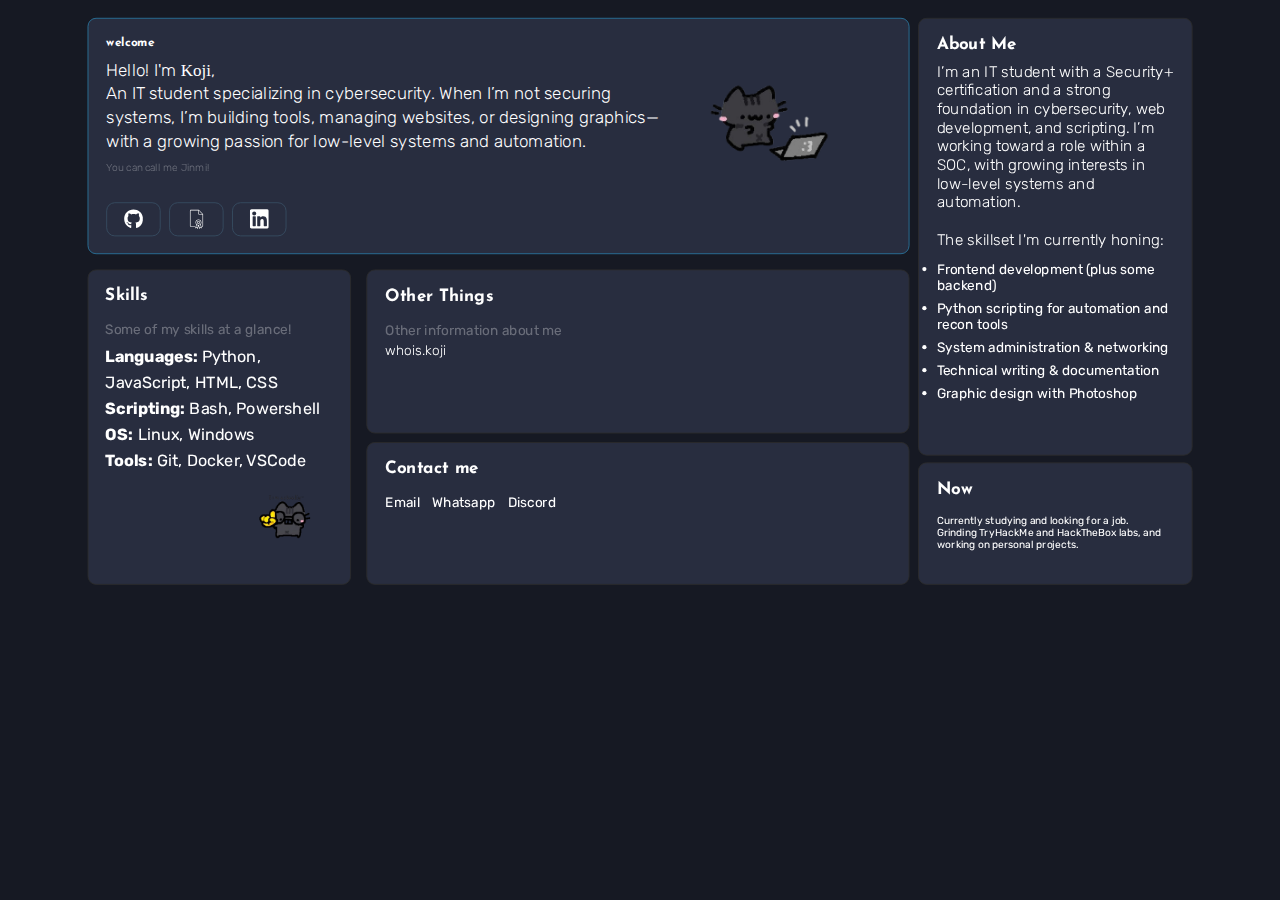
<file: index.html>
<!DOCTYPE html>
<html style="margin-bottom: 0; padding-bottom: 0;" lang="en">
<head>
    <meta charset="UTF-8">
    <meta name="viewport" content="width=device-width, initial-scale=1.0">
    <link rel="stylesheet" href="style.css">
    <link rel="preconnect" href="https://fonts.googleapis.com">
<link rel="preconnect" href="https://fonts.gstatic.com" crossorigin>
<link href="https://fonts.googleapis.com/css2?family=SUSE:wght@100..800&display=swap" rel="stylesheet">
    <link rel="preconnect" href="https://fonts.googleapis.com">
<link rel="preconnect" href="https://fonts.gstatic.com" crossorigin>
<link rel="preconnect" href="https://fonts.googleapis.com">
<link rel="preconnect" href="https://fonts.gstatic.com" crossorigin>
<link href="https://fonts.googleapis.com/css2?family=Rubik:wght@300..900&family=SUSE:wght@100..800&display=swap" rel="stylesheet">
<link href="https://fonts.googleapis.com/css2?family=Josefin+Sans:ital,wght@0,100..700;1,100..700&display=swap" rel="stylesheet">
    <link rel="preconnect" href="https://fonts.googleapis.com">
<link rel="preconnect" href="https://fonts.gstatic.com" crossorigin>
<link href="https://fonts.googleapis.com/css2?family=Poppins:ital,wght@0,100;0,200;0,300;0,400;0,500;0,600;0,700;0,800;0,900;1,100;1,200;1,300;1,400;1,500;1,600;1,700;1,800;1,900&display=swap" rel="stylesheet">
<link rel="stylesheet" href="mediaQuery.css">
    <title>Koji's Portfolio.</title>
</head>
<body>
    <header>
        <div class="mainGrid">
            <div class="div1">
                <div class="heroIntro">
                    <span class="text-container">
                        <h5>welcome</h5>
                    <p>
                        Hello! I'm <b>Koji</b>, <br>
                        An IT student specializing in cybersecurity. When I’m not securing systems, I’m building tools, managing websites, or designing graphics—with a growing passion for low-level systems and automation.
                    </p>
                    <h4 class="smol">You can call me Jinmi!</h4>

                    <div class="logoCon">
                        <a href="https://github.com/Jinmi-codes"><svg width="1.4em" xmlns="http://www.w3.org/2000/svg" viewBox="0 0 496 512"><!--!Font Awesome Free 6.6.0 by @fontawesome - https://fontawesome.com License - https://fontawesome.com/license/free Copyright 2024 Fonticons, Inc.--><path fill="#ffffff" d="M165.9 397.4c0 2-2.3 3.6-5.2 3.6-3.3 .3-5.6-1.3-5.6-3.6 0-2 2.3-3.6 5.2-3.6 3-.3 5.6 1.3 5.6 3.6zm-31.1-4.5c-.7 2 1.3 4.3 4.3 4.9 2.6 1 5.6 0 6.2-2s-1.3-4.3-4.3-5.2c-2.6-.7-5.5 .3-6.2 2.3zm44.2-1.7c-2.9 .7-4.9 2.6-4.6 4.9 .3 2 2.9 3.3 5.9 2.6 2.9-.7 4.9-2.6 4.6-4.6-.3-1.9-3-3.2-5.9-2.9zM244.8 8C106.1 8 0 113.3 0 252c0 110.9 69.8 205.8 169.5 239.2 12.8 2.3 17.3-5.6 17.3-12.1 0-6.2-.3-40.4-.3-61.4 0 0-70 15-84.7-29.8 0 0-11.4-29.1-27.8-36.6 0 0-22.9-15.7 1.6-15.4 0 0 24.9 2 38.6 25.8 21.9 38.6 58.6 27.5 72.9 20.9 2.3-16 8.8-27.1 16-33.7-55.9-6.2-112.3-14.3-112.3-110.5 0-27.5 7.6-41.3 23.6-58.9-2.6-6.5-11.1-33.3 2.6-67.9 20.9-6.5 69 27 69 27 20-5.6 41.5-8.5 62.8-8.5s42.8 2.9 62.8 8.5c0 0 48.1-33.6 69-27 13.7 34.7 5.2 61.4 2.6 67.9 16 17.7 25.8 31.5 25.8 58.9 0 96.5-58.9 104.2-114.8 110.5 9.2 7.9 17 22.9 17 46.4 0 33.7-.3 75.4-.3 83.6 0 6.5 4.6 14.4 17.3 12.1C428.2 457.8 496 362.9 496 252 496 113.3 383.5 8 244.8 8zM97.2 352.9c-1.3 1-1 3.3 .7 5.2 1.6 1.6 3.9 2.3 5.2 1 1.3-1 1-3.3-.7-5.2-1.6-1.6-3.9-2.3-5.2-1zm-10.8-8.1c-.7 1.3 .3 2.9 2.3 3.9 1.6 1 3.6 .7 4.3-.7 .7-1.3-.3-2.9-2.3-3.9-2-.6-3.6-.3-4.3 .7zm32.4 35.6c-1.6 1.3-1 4.3 1.3 6.2 2.3 2.3 5.2 2.6 6.5 1 1.3-1.3 .7-4.3-1.3-6.2-2.2-2.3-5.2-2.6-6.5-1zm-11.4-14.7c-1.6 1-1.6 3.6 0 5.9 1.6 2.3 4.3 3.3 5.6 2.3 1.6-1.3 1.6-3.9 0-6.2-1.4-2.3-4-3.3-5.6-2z"></path> </svg></a>
                        <a href="./certpage/index.html">
                             <svg width="1.4em" fill="white" height="800px" version="1.1" id="Layer_1" xmlns="http://www.w3.org/2000/svg" xmlns:xlink="http://www.w3.org/1999/xlink" viewBox="0 0 64 64" enable-background="new 0 0 64 64" xml:space="preserve">
                       <g id="Certificate-file">
                           <path d="M54.1076508,14.717124c-0.0053024-0.0955-0.0237999-0.1876001-0.0559006-0.2779007
                               c-0.0102005-0.0284996-0.0171013-0.0567999-0.0298004-0.0840998c-0.0480995-0.1046-0.1090012-0.2038994-0.1932983-0.2884998
                               c0,0-3.4248009-3.4394999-6.8535004-6.8759999c-1.7139015-1.7188001-3.4297028-3.4356-4.7187996-4.7227001
                               c-0.9531021-0.9511001-1.5810013-1.5781001-2.0234032-1.9677001c-0.006897-0.0098-0.0136986-0.0186-0.0205002-0.0284
                               c-0.0009995-0.0019-0.0019989-0.0029-0.0029984-0.0048l-0.0078011,0.0058c-0.6213989-0.5415-0.8670006-0.6004-1.1478996-0.4306
                               l-26.0746994,0.0009c-1.7079992,0-3.0977001,1.3907001-3.0977001,3.0996001v50.5655022
                               c0,0.8661995,0.3369007,1.6805992,0.9522009,2.2967987c0.6053991,0.6026001,1.4413996,0.9482994,2.2928991,0.9482994h13.1513996
                               c0.5527,0,1-0.4473,1-1c0-0.5527992-0.4473-1-1-1H13.1264496c-0.3270998,0-0.6483994-0.1338005-0.8799-0.3633003
                               c-0.2323999-0.232399-0.3652-0.5536995-0.3652-0.8817978V3.1427238c0-0.6064,0.4922009-1.0996001,1.0977001-1.0996001
                               l25.4626007-0.0009c0.0377007,2.2823002-0.0049019,8.6077995-0.0485992,12.7186995
                               c-0.002903,0.2676001,0.1016006,0.5244007,0.2891006,0.7139006c0.1875,0.1904001,0.4442978,0.2967997,0.7108994,0.2967997
                               h12.7255974v38.0997009c0,0.2851028-0.1152,0.5634003-0.3173981,0.7656021
                               c-0.2041016,0.2040977-0.4756012,0.3163986-0.7645988,0.3163986h-0.455101c-0.5527,0-1,0.4472008-1,1c0,0.5527,0.4473,1,1,1
                               h0.455101c0.8241997,0,1.5985985-0.3213005,2.1796989-0.9033012c0.5732002-0.5732994,0.902298-1.3671989,0.902298-2.1786995
                               V14.7716236C54.1186485,14.7523241,54.1087494,14.7362242,54.1076508,14.717124z M40.4038506,13.7716236
                               C40.45755,8.5080242,40.4741516,5.380024,40.4585495,3.4992237c2.3398018,2.3340001,6.6297989,6.6346998,10.2538986,10.2723999
                               H40.4038506z"></path>
                           <path d="M46.4301491,49.4289246c-0.0370979-0.1273003-0.0993004-0.2401009-0.1764984-0.3384018
                               c1.4456978-1.7341003,2.3171997-3.9636993,2.3171997-6.3979988c0-5.5228004-4.4771996-10-10-10c-5.5228996,0-10,4.4771996-10,10
                               c0,2.5708008,0.9783993,4.9075012,2.5725002,6.6790009L27.7680492,60.942524
                               c-0.1103001,0.3779984,0.0117016,0.7862015,0.3116016,1.0419998c0.299799,0.2549019,0.7206993,0.3086014,1.0770988,0.1416016
                               l3.4014015-1.6162033l2.1376991,3.0996017c0.1884003,0.2734985,0.4980011,0.4326973,0.8232002,0.4326973
                               c0.0565987,0,0.1133003-0.0048981,0.169899-0.0146942c0.3848-0.0664024,0.6953011-0.3496017,0.7959023-0.7266045
                               l2.2945976-8.5613976l2.2943001,8.5613976c0.1006012,0.3760033,0.410202,0.6592026,0.7938995,0.7266045
                               c0.0577011,0.0097961,0.1152992,0.0146942,0.1719017,0.0146942c0.3241997,0,0.6319008-0.157299,0.8213005-0.4296989
                               l2.1436005-3.0839996l3.3993988,1.5996017c0.3554001,0.1660004,0.7753983,0.1102982,1.0760994-0.1455002
                               c0.2989006-0.2549019,0.4199982-0.6621017,0.3096008-1.0401001L46.4301491,49.4289246z M38.5708504,34.5973244
                               c4.4636993,0,8.0951996,3.6315002,8.0951996,8.0951996c0,4.4637985-3.6315002,8.0952988-8.0951996,8.0952988
                               c-4.4637985,0-8.0953007-3.6315002-8.0953007-8.0952988C30.4755497,38.2288246,34.1070518,34.5973244,38.5708504,34.5973244z
                                M35.1137505,60.692524l-1.3925018-2.0185013c-0.2792969-0.4043007-0.809597-0.5478973-1.2519989-0.3359985l-2.1571999,1.024498
                               l2.4841995-8.5150986c1.3003006,0.9225998,2.8286018,1.5391998,4.4862022,1.7528992L35.1137505,60.692524z M45.0913506,58.3586235
                               c-0.4424019-0.2080994-0.9687996-0.0654984-1.2471008,0.3348999l-1.3964996,2.0088005l-2.1875992-8.1632004
                               c1.6489983-0.2812004,3.1576996-0.9631996,4.4260979-1.9464989l2.5623016,8.781601L45.0913506,58.3586235z"></path>
                           <path d="M38.5708504,47.692524c2.7613983,0,5-2.2384987,5-5c0-2.7613983-2.2386017-5-5-5c-2.7614021,0-5,2.2386017-5,5
                               C33.5708504,45.4540253,35.8094482,47.692524,38.5708504,47.692524z M38.5708504,39.692524c1.6542015,0,3,1.3457985,3,3
                               c0,1.6543007-1.3457985,3-3,3c-1.6543007,0-3-1.3456993-3-3C35.5708504,41.0383224,36.9165497,39.692524,38.5708504,39.692524z"></path>
                       </g>
                       </svg></a>
                       <a href="https://www.linkedin.com/in/olaosoko-jinmi/"><svg height="103px" width="1.4em" version="1.1" id="Layer_1" xmlns="http://www.w3.org/2000/svg" xmlns:xlink="http://www.w3.org/1999/xlink" viewBox="0 0 382 382" xml:space="preserve" fill="#ffffff" stroke="#ffffff"><g id="SVGRepo_bgCarrier" stroke-width="0"></g><g id="SVGRepo_tracerCarrier" stroke-linecap="round" stroke-linejoin="round" stroke="#CCCCCC" stroke-width="2.292"></g><g id="SVGRepo_iconCarrier"> <path style="fill:#ffffff;" d="M347.445,0H34.555C15.471,0,0,15.471,0,34.555v312.889C0,366.529,15.471,382,34.555,382h312.889 C366.529,382,382,366.529,382,347.444V34.555C382,15.471,366.529,0,347.445,0z M118.207,329.844c0,5.554-4.502,10.056-10.056,10.056 H65.345c-5.554,0-10.056-4.502-10.056-10.056V150.403c0-5.554,4.502-10.056,10.056-10.056h42.806 c5.554,0,10.056,4.502,10.056,10.056V329.844z M86.748,123.432c-22.459,0-40.666-18.207-40.666-40.666S64.289,42.1,86.748,42.1 s40.666,18.207,40.666,40.666S109.208,123.432,86.748,123.432z M341.91,330.654c0,5.106-4.14,9.246-9.246,9.246H286.73 c-5.106,0-9.246-4.14-9.246-9.246v-84.168c0-12.556,3.683-55.021-32.813-55.021c-28.309,0-34.051,29.066-35.204,42.11v97.079 c0,5.106-4.139,9.246-9.246,9.246h-44.426c-5.106,0-9.246-4.14-9.246-9.246V149.593c0-5.106,4.14-9.246,9.246-9.246h44.426 c5.106,0,9.246,4.14,9.246,9.246v15.655c10.497-15.753,26.097-27.912,59.312-27.912c73.552,0,73.131,68.716,73.131,106.472 L341.91,330.654L341.91,330.654z"></path> </g></svg></a>
                        
                        
                    </div>
                    </span>
                 <img src="./Images/8K2BfUcl-removebg-preview.png" alt="nothing, sob">
                </div>
                
<div class="otherStuff">
    <h1 class="skills">Skills</h1>
    <p>Some of my skills at a glance!</p>

    <div class="skills-container">
        <div class="skills-text">
            <p><strong>Languages:</strong> <span class="lang">Python, JavaScript, HTML, CSS</span></p>
            <p><strong>Scripting:</strong> <span class="lang">Bash, Powershell</span></p>
            <p><strong>OS:</strong> <span class="lang">Linux, Windows</span></p>
            <p><strong>Tools:</strong> <span class="lang">Git, Docker, VSCode</span></p>
           <div style="display: flex; max-width: 100%; align-items: center; justify-content: flex-end;" ><img width="110px" src="./Images/ERRRM-removebg-preview.png" alt=""></div>
        </div>
    </div>
</div>



                <div class="duoGrid">
                    <div class="someProj">
                        <h1>Other Things</h1>
                        <p>Other information about me</p>
                        <a href="https://medium.com/@k0ji">whois.koji</a>
                    </div>

                    <div class="contact">
                        <h1>Contact me</h1>
                        <div class="contactLinks">
                            <a href="mailto:jinmiolaosoko@gmail.com">Email</a>
                            <a href="https://wa.link/rimeaz">Whatsapp</a>
                            <a href="https://discord.com/users/koji.idk">Discord</a>
                        </div>
                    </div>
                </div>
                
            </div>

            <div class="div2">
                <div class="about">
                    <h1>About Me</h1>
                    <p>
                       I’m an IT student with a Security+ certification and a strong foundation in cybersecurity, web development, and scripting. I’m working toward a role within a SOC, with growing interests in low-level systems and automation. <br><br>
                        The skillset I'm currently honing:
                    </p>

                    <p>
                        
                    </p>
                    <div>
                        <li>Frontend development (plus some backend)</li>
                        <li>Python scripting for automation and recon tools</li>
                        <li>System administration & networking</li>
                        <li>Technical writing & documentation</li>
                        <li>Graphic design with Photoshop</li>
                    </div>
                </div>
                <div class="present">
                    <h1>Now</h1>    
                    <p>
                        Currently studying and looking for a job. <br>
                        Grinding TryHackMe and HackTheBox labs, and working on personal projects. <br>
                    </p>
                </div>
            </div>
        </div>
    </header>
</body>
</html>
</file>
<file: style.css>
*{
    margin: 0;
    box-sizing: border-box;
    font-family: h;
     /* border: solid black 1px;  */
    color: white;
}

body{

    background-color: #161923;}


@media (min-width: 768px) {
  body {
    transform: scale(0.85);
    transform-origin: top left;
    width: 117.6471%;
  }

  html, body {
    overflow: hidden;
  }
}

p{
    font-family: "Rubik", sans-serif;
}

h1{
    font-family: "Josefin Sans", sans-serif;
}

h4{
    font-family: "Rubik", sans-serif;
    font-size: 12px;
    font-weight: 100;
   opacity: 30%;
}


.mainGrid {

    display: grid;
    grid-template-columns: 3fr 1fr;
    max-width: 1300px;
    grid-gap: 10px;

    max-height: 100%;
    margin: 0 auto;
    margin-top: 1.3em;

    
}

.div1 {
    display: grid;
    grid-template-columns: 1fr 1fr 1fr ;
    grid-template-rows: minmax(100px, auto);
    grid-gap: 18px;
}

.heroIntro{
    grid-column: 1/4;
    
    display: grid;
    grid-template-columns: 3fr 1fr;
    gap: 1em;
    background: #282D3F;
    border: solid  #2B79A2 1px;
    border-radius: 10px;
    
    padding: 1.3em;
    padding-right: 40px;
}

.heroIntro:hover{
    border: solid #384E63 1px ;
}

.heroIntro > img{
    max-width: 12em;
    border-radius: 50%;
}

.text-container{
    display: flex;
    flex-direction: column;
    gap: 10px;
    
}
.text-container > p{

    font-size: 20px;
    line-height: 28px;

    font-weight: 300;
    
}
.text-container > h5{
    font-family: "Josefin Sans", sans-serif;
    font-size: 14px;
}

.text-container > h4{
      margin-bottom: 2em;
}

.logoCon{
    max-width: fit-content;
  display: grid;
  grid-template-columns: repeat(3, 1fr);
  grid-gap: 10px;
}
.logoCon > a{
    border: solid #384E63 1px ;
    display: flex;
    width: 4em;
    height: 2.5em;
    text-align: center;
    align-items: center;
    justify-content: center;
    
    border-radius: 10px;

}

.logoCon > div{
    border: solid #384E63 1px ;
    display: flex;
    width: 4em;
    height: 2.5em;
    text-align: center;
    align-items: center;
    justify-content: center;
    
    border-radius: 10px;

}
.logoCon > svg{
    fill: white;
    
    
}

.otherStuff{
    border: solid #2C2C2C 1px;
    border-radius: 10px;
    padding: 1.3em;
    font-family: "Rubik", sans-serif;
    background: #282D3F;
}
.otherStuff {
    padding: 20px;
    max-width: 900px;
    margin: 0 auto;
    font-family: inherit;
}

.skills-container {
    display: flex;
    justify-content: space-between;
    align-items: flex-start;
    gap: 20px;
    flex-wrap: wrap;

}

.skills-text {
    flex: 1;
    
    min-width: 250px;
    font-size: 19px;
    line-height: 1.6;
    font-family: "Rubik", sans-serif;
}
.skills-text p strong{
        font-family: "Rubik", sans-serif;
}
.lang{
        font-family: "Rubik", sans-serif;
}
.skills-image {
    flex: 0 0 auto;
    width: 120px;
    text-align: right;
}

.skills-image img {
    max-width: 100%;
    height: auto;
}

@media (max-width: 600px) {
    .skills-container {
        flex-direction: column;
        align-items: center;
       
    }

    .skills-image {
        text-align: center;
        margin-top: 15px;
    }
}

.otherStuff > span{
    font-size: 20px;
    font-weight: 500;
    margin-bottom: 1em;
    padding-bottom: 5px;
}

.otherStuff:hover{
            border: solid #384E63 1px }

.someProj:hover{
    border: solid #384E63 1px ;
}

.contact:hover{
    border: solid #384E63 1px ;
}

.about:hover{
    border: solid #384E63 1px ;
}

.present:hover{
    border: solid #384E63 1px ;
}


.otherStuff > h1{
    font-size: 20px;
    margin-bottom: 1em;
}

.otherStuff >p{
    font-size: 16px;
    opacity: 30%;
    margin-bottom: 0.5em;
}

.linkList{
    list-style: none;
    font-family: "Rubik", sans-serif ;

}
.linkList > li{
    padding-top: 10px;
    padding-bottom: 10px;
}
.linkList > li >a{
    text-decoration: none;
    font-family: "Rubik", sans-serif ;
    font-size: 16px
}

.duoGrid{
    display: grid;
    grid-template-columns: 1fr;
    
    grid-gap: 10px;
}

.someProj{
    border: solid #2C2C2C 1px;
    border-radius: 10px;
    padding: 1.3em;
   
    background: #282D3F;
}

.someProj > h1{
    font-size: 20px;
    margin-bottom: 1em;
}
.someProj > a{
    text-decoration: none;
    font-size: 16px;
    font-family: "Rubik", sans-serif ;
    font-weight: 100;
}
.someProj > p{

    opacity: 30%;
    font-size: 16px;
    margin-bottom:  5px;
}

.contact{
    border: solid #2C2C2C 1px;
    border-radius: 10px;
    padding: 1.3em;
   
    background: #282D3F;
}

.contact > h1{
    font-size: 20px;
    margin-bottom: 1em;
}

.contactLinks >a{
    text-decoration: none;
    font-family: "Rubik", sans-serif ;
    font-size: 16px;
    margin-right: 10px;
}

.div2{
    display: grid;
    grid-template-columns: 1fr;
    grid-template-rows: auto;
    grid-row-gap: 0.5em;

}

.about{
    background: #282D3F;
    border: solid #2C2C2C 1px;
    border-radius: 10px;
    
    padding: 1.3em;


}

.about>h1{
    font-size: 20px;
    margin-bottom: 0.5em;
}

.about>h1~p{
    font-size: 18px;
    margin-bottom: 0.8em;
    font-weight: 200;
}

.about>div>li{
    font-size: 16px;
    font-family: "Rubik", sans-serif ;
    padding-bottom: 0.5em;

}

.about>div{

    margin-bottom: 1em;
}

.present{  
    background: #282D3F;
    border: solid #2C2C2C 1px;
    border-radius: 10px;
    
    padding: 1.3em;

}

.present >h1{

    font-size: 20px;
    margin-bottom: 1em;
}

.present>p{

    font-size: 12px;
}
</file>
<file: mediaQuery.css>
@media(min-width:1024px){
    .heroIntro{
        grid-column: 1/4;

    }    

    .duoGrid{
        grid-column: 2/4 ;
    }
}

@media(max-width:1024px){
    .mainGrid{
        grid-template-columns:1fr ;
    }
    
    .duoGrid{
        grid-column: 2/4 ;
    }
    
}

@media(max-width:764px){

    .mainGrid{

        margin-left:1em ;
        margin-right: 1em;
    }
    .div1{
        display: flex;
        flex-direction: column;
    }


    .heroIntro >img{
        display: none;
    }
    .heroIntro{
        grid-template-columns: 1fr;
    }
   


}
</file>
<file: Website/style.css>
*{
    margin: 0;
    box-sizing: border-box;
    font-family: h;
     /* border: solid black 1px;  */
    color: white;
}

body{

    background-color: #161923;}


@media (min-width: 768px) {
  body {
    transform: scale(0.85);
    transform-origin: top left;
    width: 117.6471%;
  }

  html, body {
    overflow: hidden;
  }
}

p{
    font-family: "Rubik", sans-serif;
}

h1{
    font-family: "Josefin Sans", sans-serif;
}

h4{
    font-family: "Rubik", sans-serif;
    font-size: 12px;
    font-weight: 100;
   opacity: 30%;
}


.mainGrid {

    display: grid;
    grid-template-columns: 3fr 1fr;
    max-width: 1300px;
    grid-gap: 10px;

    max-height: 100%;
    margin: 0 auto;
    margin-top: 1.3em;

    
}

.div1 {
    display: grid;
    grid-template-columns: 1fr 1fr 1fr ;
    grid-template-rows: minmax(100px, auto);
    grid-gap: 18px;
}

.heroIntro{
    grid-column: 1/4;
    
    display: grid;
    grid-template-columns: 3fr 1fr;
    gap: 1em;
    background: #282D3F;
    border: solid  #2B79A2 1px;
    border-radius: 10px;
    
    padding: 1.3em;
    padding-right: 40px;
}

.heroIntro:hover{
    border: solid #384E63 1px ;
}

.heroIntro > img{
    max-width: 12em;
    border-radius: 50%;
}

.text-container{
    display: flex;
    flex-direction: column;
    gap: 10px;
    
}
.text-container > p{

    font-size: 20px;
    line-height: 28px;

    font-weight: 300;
    
}
.text-container > h5{
    font-family: "Josefin Sans", sans-serif;
    font-size: 14px;
}

.text-container > h4{
      margin-bottom: 2em;
}

.logoCon{
    max-width: fit-content;
  display: grid;
  grid-template-columns: repeat(3, 1fr);
  grid-gap: 10px;
}
.logoCon > a{
    border: solid #384E63 1px ;
    display: flex;
    width: 4em;
    height: 2.5em;
    text-align: center;
    align-items: center;
    justify-content: center;
    
    border-radius: 10px;

}

.logoCon > div{
    border: solid #384E63 1px ;
    display: flex;
    width: 4em;
    height: 2.5em;
    text-align: center;
    align-items: center;
    justify-content: center;
    
    border-radius: 10px;

}
.logoCon > svg{
    fill: white;
    
    
}

.otherStuff{
    border: solid #2C2C2C 1px;
    border-radius: 10px;
    padding: 1.3em;
    font-family: "Rubik", sans-serif;
    background: #282D3F;
}
.otherStuff {
    padding: 20px;
    max-width: 900px;
    margin: 0 auto;
    font-family: inherit;
}

.skills-container {
    display: flex;
    justify-content: space-between;
    align-items: flex-start;
    gap: 20px;
    flex-wrap: wrap;

}

.skills-text {
    flex: 1;
    
    min-width: 250px;
    font-size: 19px;
    line-height: 1.6;
    font-family: "Rubik", sans-serif;
}
.skills-text p strong{
        font-family: "Rubik", sans-serif;
}
.lang{
        font-family: "Rubik", sans-serif;
}
.skills-image {
    flex: 0 0 auto;
    width: 120px;
    text-align: right;
}

.skills-image img {
    max-width: 100%;
    height: auto;
}

@media (max-width: 600px) {
    .skills-container {
        flex-direction: column;
        align-items: center;
       
    }

    .skills-image {
        text-align: center;
        margin-top: 15px;
    }
}

.otherStuff > span{
    font-size: 20px;
    font-weight: 500;
    margin-bottom: 1em;
    padding-bottom: 5px;
}

.otherStuff:hover{
            border: solid #384E63 1px }

.someProj:hover{
    border: solid #384E63 1px ;
}

.contact:hover{
    border: solid #384E63 1px ;
}

.about:hover{
    border: solid #384E63 1px ;
}

.present:hover{
    border: solid #384E63 1px ;
}


.otherStuff > h1{
    font-size: 20px;
    margin-bottom: 1em;
}

.otherStuff >p{
    font-size: 16px;
    opacity: 30%;
    margin-bottom: 0.5em;
}

.linkList{
    list-style: none;
    font-family: "Rubik", sans-serif ;

}
.linkList > li{
    padding-top: 10px;
    padding-bottom: 10px;
}
.linkList > li >a{
    text-decoration: none;
    font-family: "Rubik", sans-serif ;
    font-size: 16px
}

.duoGrid{
    display: grid;
    grid-template-columns: 1fr;
    
    grid-gap: 10px;
}

.someProj{
    border: solid #2C2C2C 1px;
    border-radius: 10px;
    padding: 1.3em;
   
    background: #282D3F;
}

.someProj > h1{
    font-size: 20px;
    margin-bottom: 1em;
}
.someProj > a{
    text-decoration: none;
    font-size: 16px;
    font-family: "Rubik", sans-serif ;
    font-weight: 100;
}
.someProj > p{

    opacity: 30%;
    font-size: 16px;
    margin-bottom:  5px;
}

.contact{
    border: solid #2C2C2C 1px;
    border-radius: 10px;
    padding: 1.3em;
   
    background: #282D3F;
}

.contact > h1{
    font-size: 20px;
    margin-bottom: 1em;
}

.contactLinks >a{
    text-decoration: none;
    font-family: "Rubik", sans-serif ;
    font-size: 16px;
    margin-right: 10px;
}

.div2{
    display: grid;
    grid-template-columns: 1fr;
    grid-template-rows: auto;
    grid-row-gap: 0.5em;

}

.about{
    background: #282D3F;
    border: solid #2C2C2C 1px;
    border-radius: 10px;
    
    padding: 1.3em;


}

.about>h1{
    font-size: 20px;
    margin-bottom: 0.5em;
}

.about>h1~p{
    font-size: 18px;
    margin-bottom: 0.8em;
    font-weight: 200;
}

.about>div>li{
    font-size: 16px;
    font-family: "Rubik", sans-serif ;
    padding-bottom: 0.5em;

}

.about>div{

    margin-bottom: 1em;
}

.present{  
    background: #282D3F;
    border: solid #2C2C2C 1px;
    border-radius: 10px;
    
    padding: 1.3em;

}

.present >h1{

    font-size: 20px;
    margin-bottom: 1em;
}

.present>p{

    font-size: 12px;
}
</file>
<file: Website/mediaQuery.css>
@media(min-width:1024px){
    .heroIntro{
        grid-column: 1/4;

    }    

    .duoGrid{
        grid-column: 2/4 ;
    }
}

@media(max-width:1024px){
    .mainGrid{
        grid-template-columns:1fr ;
    }
    
    .duoGrid{
        grid-column: 2/4 ;
    }
    
}

@media(max-width:764px){

    .mainGrid{

        margin-left:1em ;
        margin-right: 1em;
    }
    .div1{
        display: flex;
        flex-direction: column;
    }


    .heroIntro >img{
        display: none;
    }
    .heroIntro{
        grid-template-columns: 1fr;
    }
   


}
</file>
